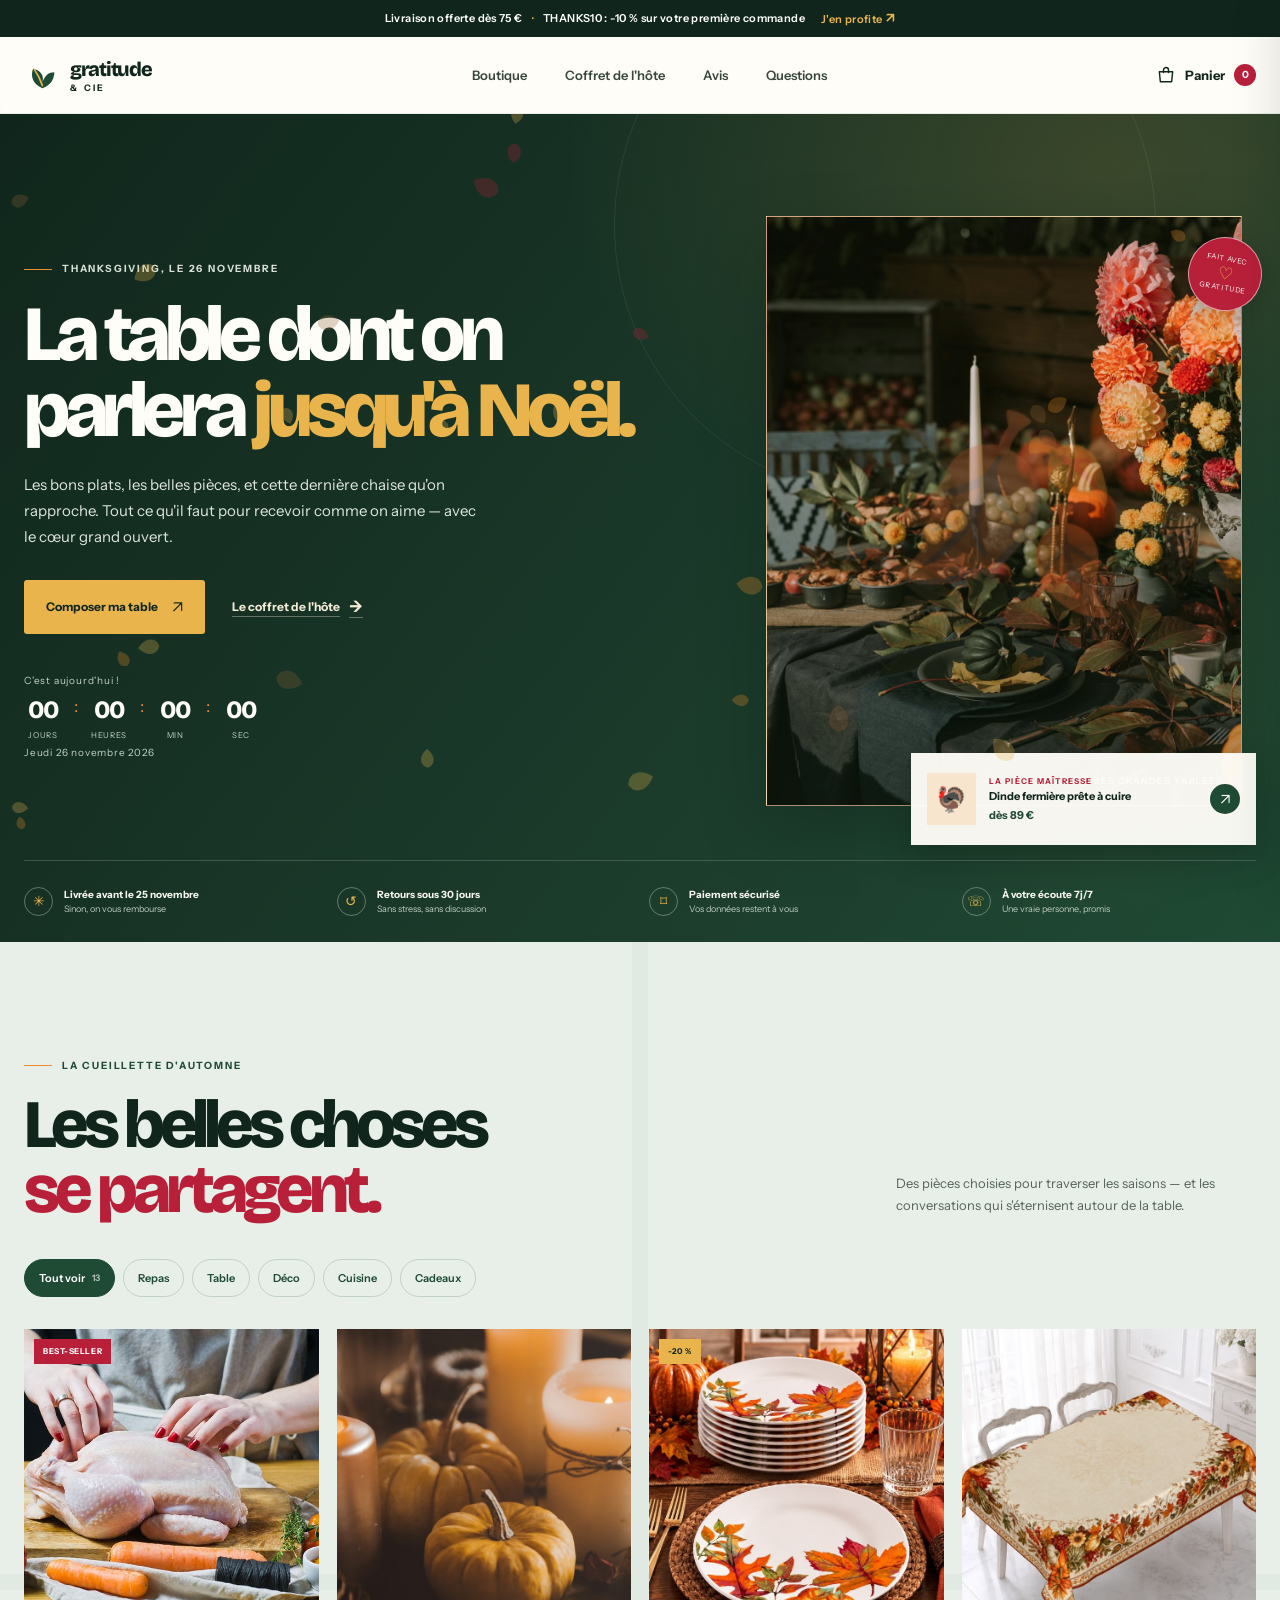
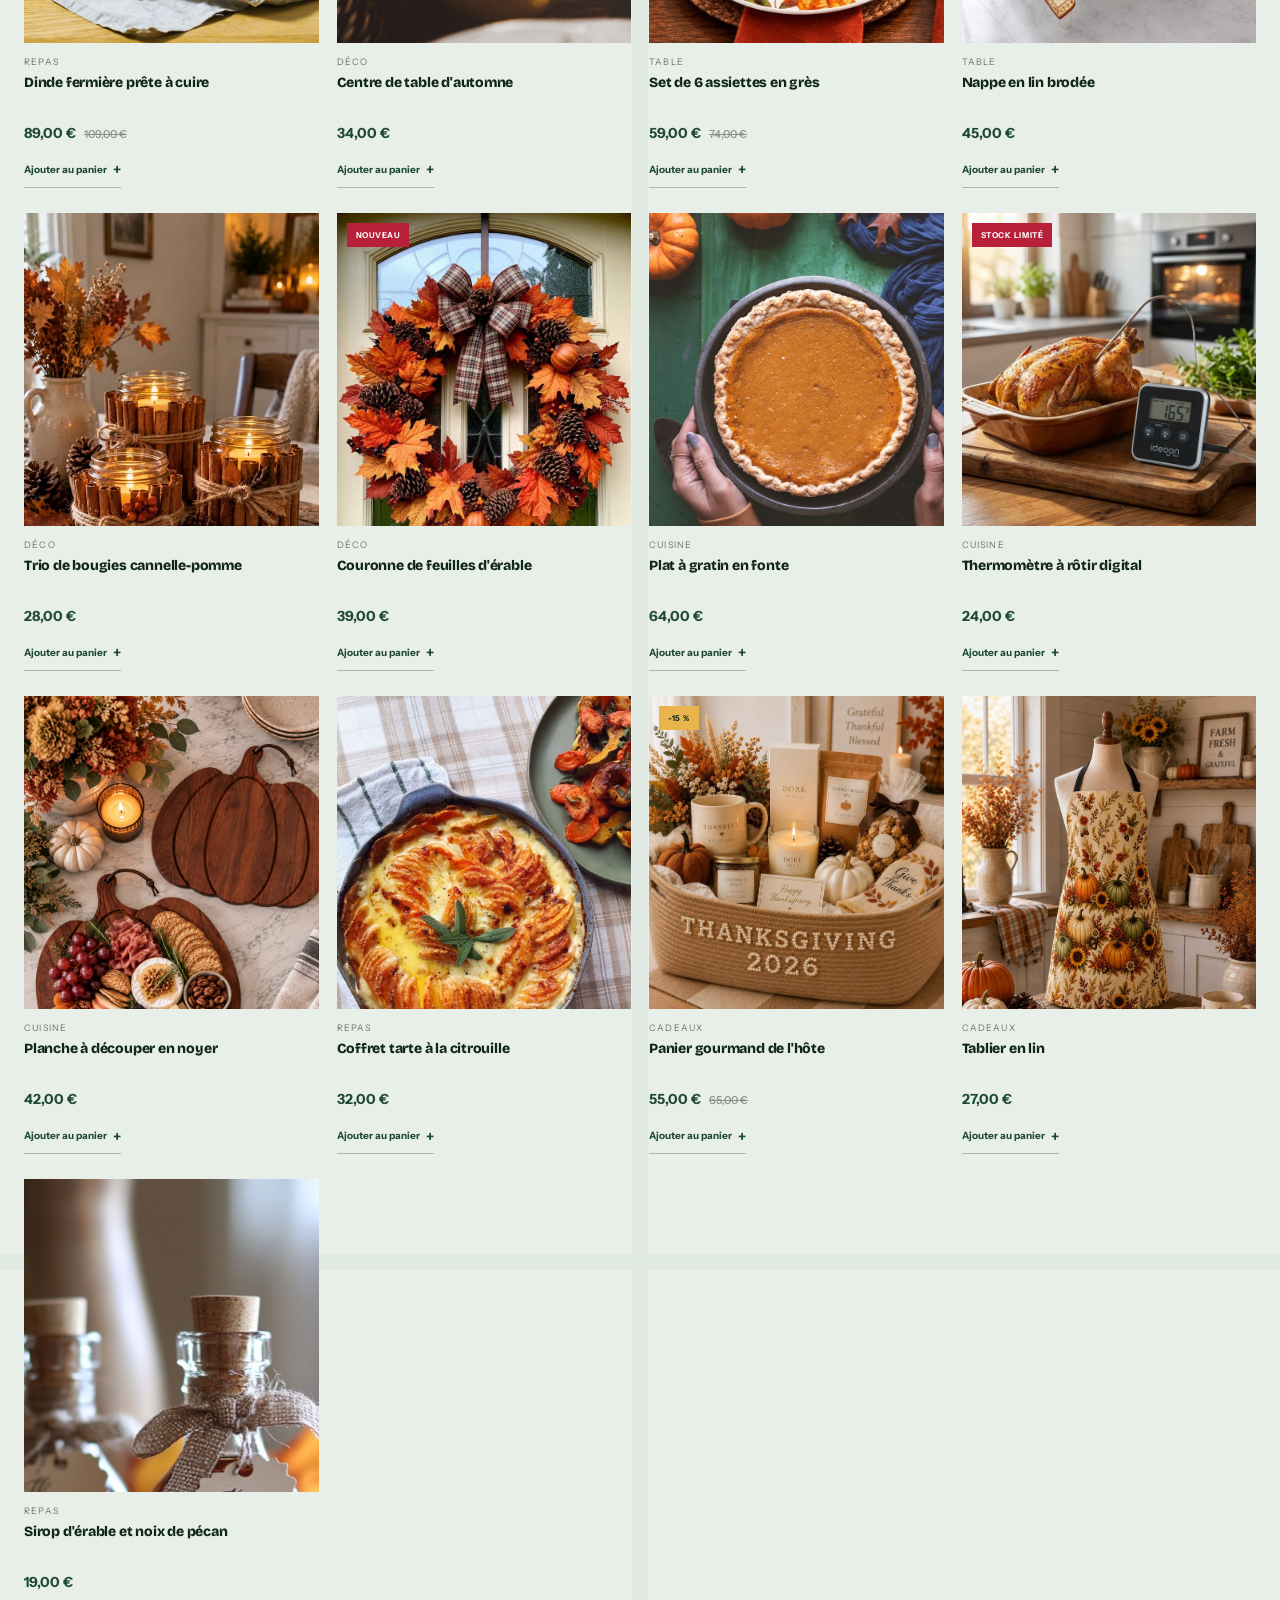
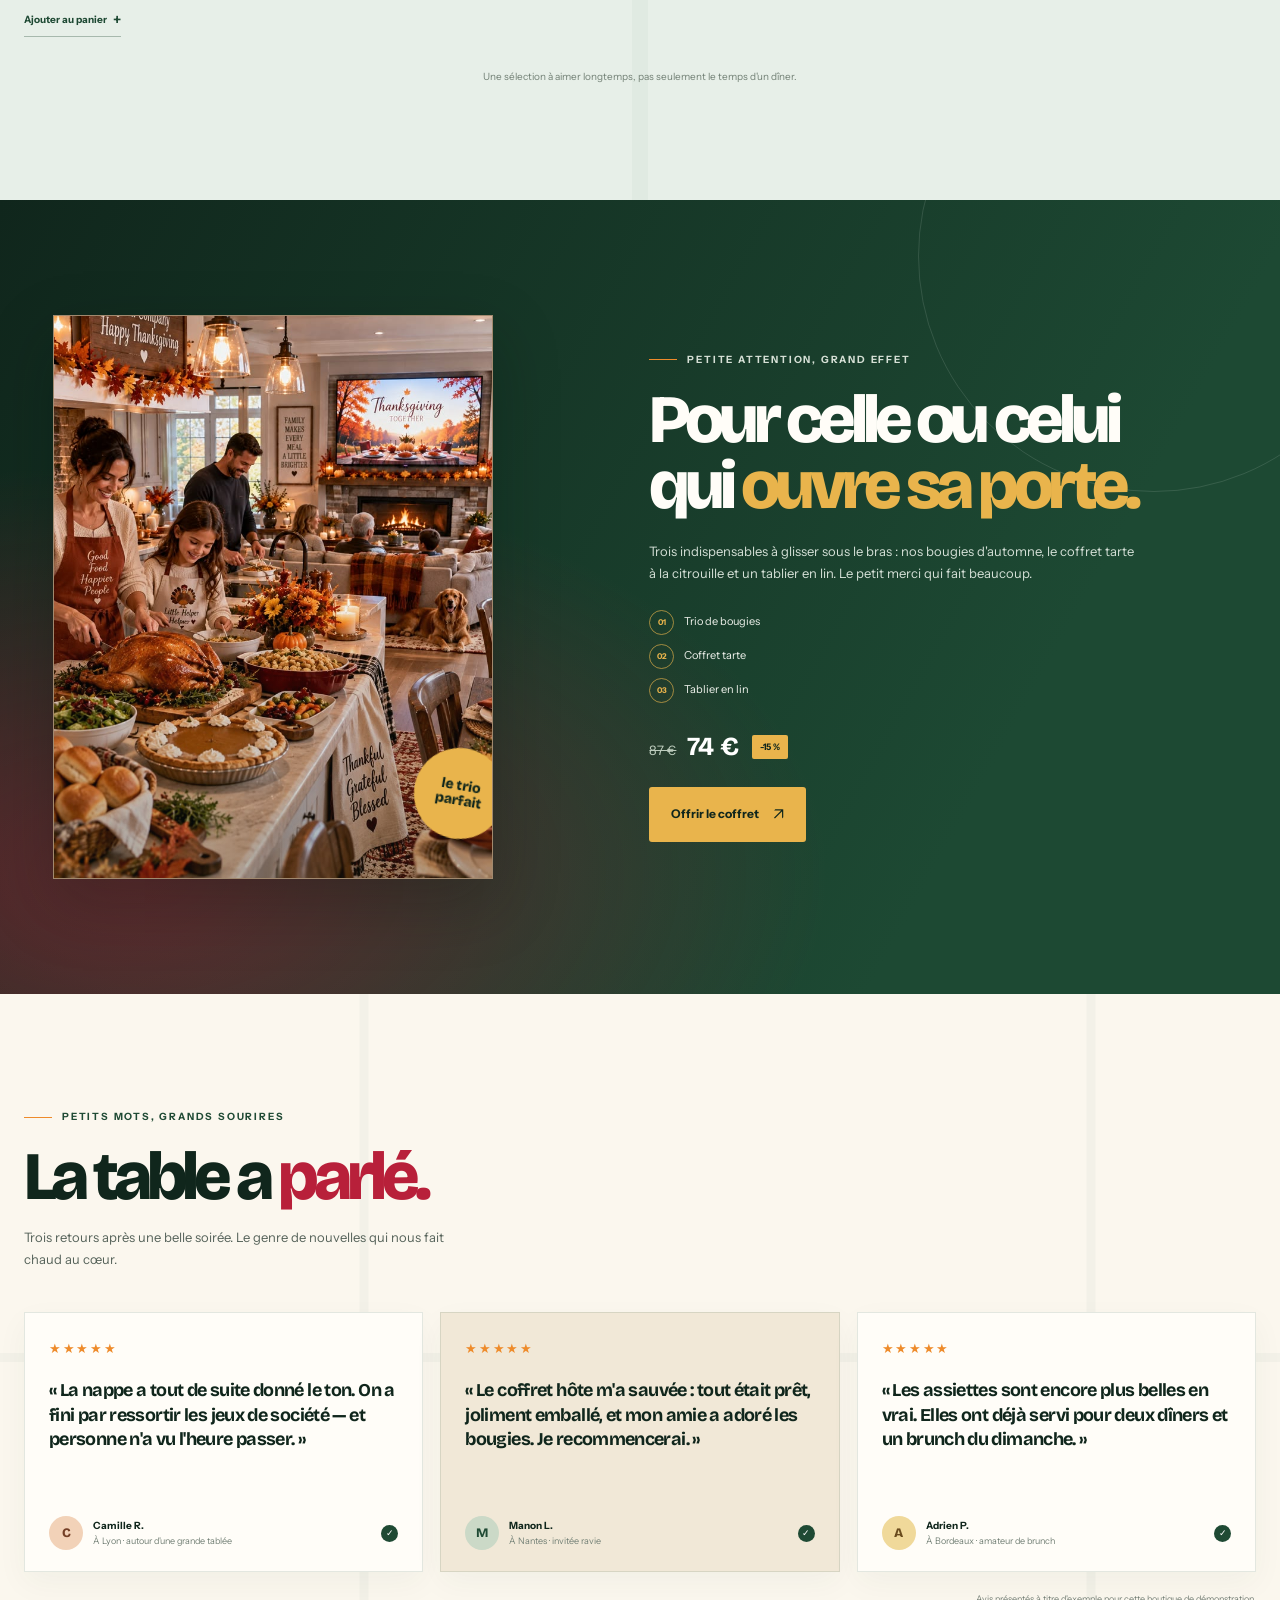
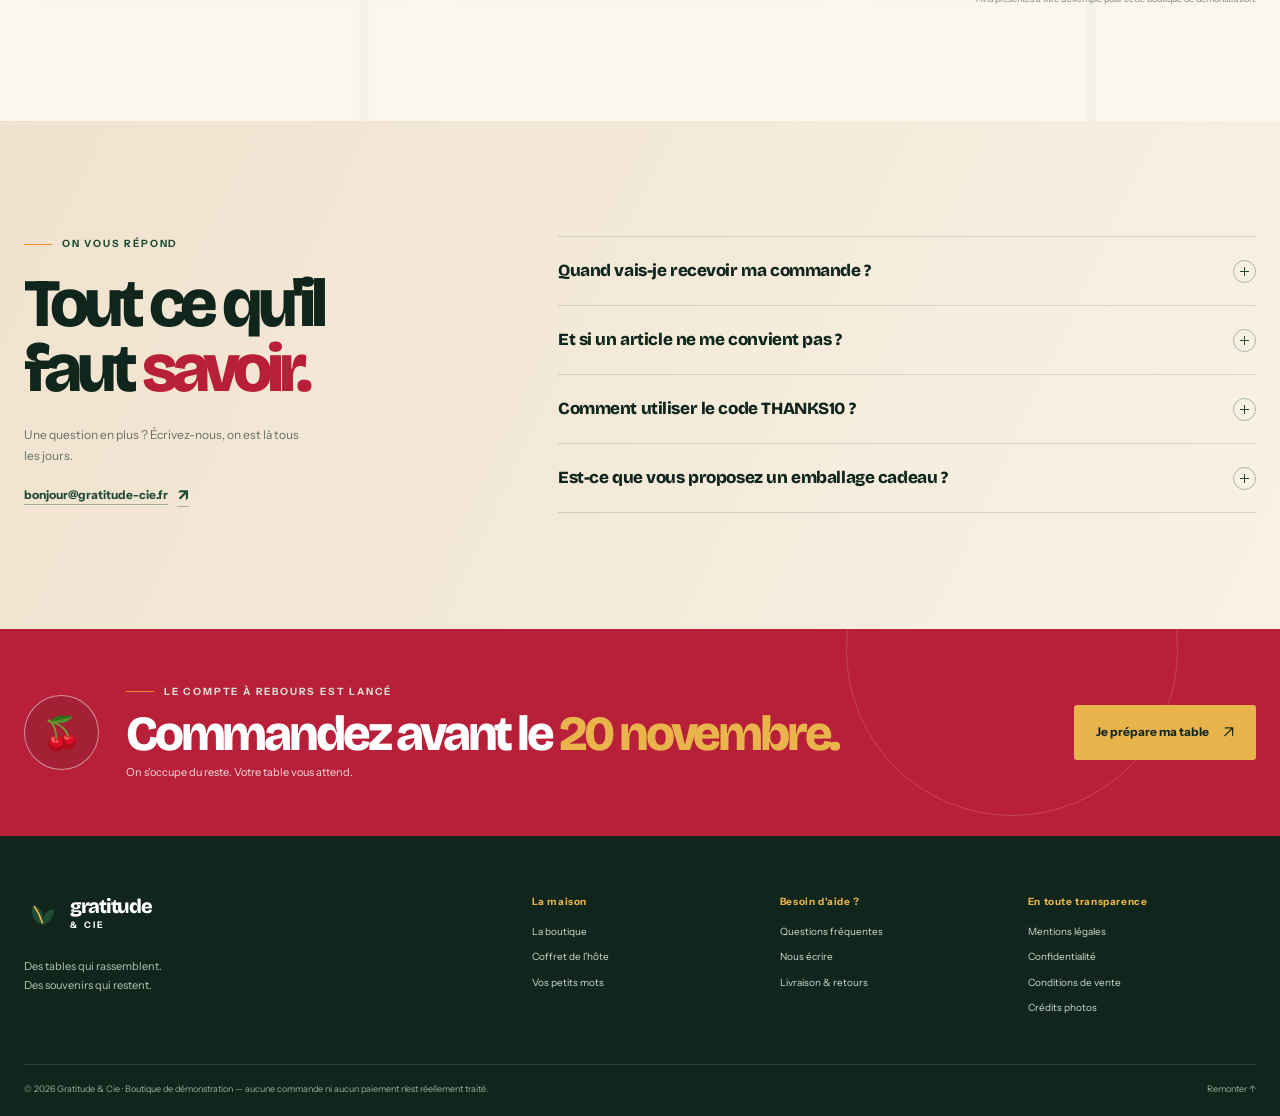
<file: index.html>
<!doctype html>
<html lang="fr">
  <head>
    <meta charset="utf-8">
    <meta name="viewport" content="width=device-width, initial-scale=1">
    <meta name="theme-color" content="#10261C">
    <title>Gratitude &amp; Cie — Thanksgiving, à la française</title>
    <meta name="description" content="Une table généreuse, des pièces choisies avec soin et tout le plaisir de recevoir. Préparez Thanksgiving avec Gratitude &amp; Cie.">
    <meta property="og:type" content="website">
    <meta property="og:title" content="Gratitude &amp; Cie — La table dont on parlera jusqu'à Noël">
    <meta property="og:description" content="L'art de recevoir à la française, avec une touche d'automne. Découvrez notre sélection Thanksgiving.">
    <meta property="og:image" content="images/hero.jpg">
    <link rel="icon" type="image/svg+xml" href="images/favicon.svg">
    <link rel="preconnect" href="https://fonts.googleapis.com">
    <link rel="preconnect" href="https://fonts.gstatic.com" crossorigin>
    <link href="https://fonts.googleapis.com/css2?family=Bricolage+Grotesque:opsz,wght@12..96,800&family=Instrument+Sans:wght@400;500;600;700&display=swap" rel="stylesheet">
    <link rel="stylesheet" href="css/style.css">
    <script src="js/main.js" defer></script>
  </head>
  <body id="top">
    <canvas class="fall-canvas" id="fall-canvas" aria-hidden="true"></canvas>
    <a class="skip-link" href="#contenu">Aller au contenu</a>

    <div class="announcement">
      <span>Livraison offerte dès 75&nbsp;€</span>
      <span class="announcement-dot" aria-hidden="true">·</span>
      <span>THANKS10&nbsp;: -10&nbsp;% sur votre première commande</span>
      <a href="#boutique" aria-label="Découvrir la boutique">J'en profite <span aria-hidden="true">↗</span></a>
    </div>

    <header class="site-header">
      <div class="header-inner page-shell">
        <a class="brand" href="#accueil" aria-label="Gratitude et Compagnie, accueil">
          <span class="brand-mark" aria-hidden="true">
            <svg viewBox="0 0 42 42" role="img">
              <path d="M20.9 35.4C10 30.4 7 21.8 10.3 13.2c8.6 1.8 13 8 10.6 15.4 3.1-8.2 7.1-11.1 13.6-11.3-.5 8.5-4.2 14.8-13.6 18.1Z" fill="currentColor"/>
              <path d="M11.8 14.2c3.6 5.1 6.4 10.5 9.1 18.3" fill="none" stroke="#E9B44C" stroke-linecap="round" stroke-width="1.8"/>
            </svg>
          </span>
          <span class="brand-wordmark">gratitude <span>&amp; cie</span></span>
        </a>

        <button class="menu-toggle icon-button" type="button" aria-expanded="false" aria-controls="main-navigation" aria-label="Ouvrir le menu">
          <span></span><span></span>
        </button>

        <nav class="main-navigation" id="main-navigation" aria-label="Navigation principale">
          <a href="#boutique">Boutique</a>
          <a href="#coffret-hote">Coffret de l'hôte</a>
          <a href="#avis">Avis</a>
          <a href="#questions">Questions</a>
        </nav>

        <button class="cart-trigger" type="button" aria-label="Ouvrir le panier, 0 article" aria-controls="cart-drawer" aria-haspopup="dialog">
          <svg viewBox="0 0 24 24" aria-hidden="true"><path d="M4 8h16l-1.2 12H5.2L4 8Z"/><path d="M9 9V6a3 3 0 0 1 6 0v3"/></svg>
          <span class="cart-trigger-label">Panier</span>
          <span class="cart-count" aria-live="polite">0</span>
        </button>
      </div>
    </header>

    <main id="contenu">
      <section class="hero section-pad" id="accueil" aria-labelledby="hero-title">
        <div class="hero-inner page-shell">
          <div class="hero-copy">
            <p class="eyebrow eyebrow-light"><span class="eyebrow-line"></span> Thanksgiving, le 26 novembre</p>
            <h1 id="hero-title">La table dont on parlera <em>jusqu'à Noël.</em></h1>
            <p class="hero-intro">Les bons plats, les belles pièces, et cette dernière chaise qu'on rapproche. Tout ce qu'il faut pour recevoir comme on aime — avec le cœur grand ouvert.</p>
            <div class="hero-actions">
              <a class="button button-sun" href="#boutique">Composer ma table <span aria-hidden="true">↗</span></a>
              <a class="text-link text-link-light" href="#coffret-hote">Le coffret de l'hôte <span aria-hidden="true">→</span></a>
            </div>
            <div class="countdown-wrap">
              <p class="countdown-label">On se retrouve dans</p>
              <div class="countdown" aria-label="Compte à rebours avant Thanksgiving">
                <div><span data-countdown="days">00</span><small>jours</small></div>
                <span class="countdown-separator" aria-hidden="true">:</span>
                <div><span data-countdown="hours">00</span><small>heures</small></div>
                <span class="countdown-separator" aria-hidden="true">:</span>
                <div><span data-countdown="minutes">00</span><small>min</small></div>
                <span class="countdown-separator" aria-hidden="true">:</span>
                <div><span data-countdown="seconds">00</span><small>sec</small></div>
              </div>
              <p class="countdown-date">Jeudi 26 novembre 2026</p>
            </div>
          </div>

          <div class="hero-visual" data-parallax>
            <div class="hero-photo-frame">
              <div class="hero-fallback" aria-hidden="true">🍂</div>
              <img class="hero-photo" data-local-image="images/hero.jpg" alt="Grande table d'automne dressée de fleurs, de vaisselle et de feuillages">
              <span class="hero-photo-note">La saison des grandes tablées</span>
            </div>
            <div class="hero-product-card">
              <span class="hero-product-icon" aria-hidden="true">🦃</span>
              <span class="hero-product-copy"><small>La pièce maîtresse</small><strong>Dinde fermière prête à cuire</strong><b>dès 89&nbsp;€</b></span>
              <a href="#produit-1" aria-label="Voir la dinde fermière">↗</a>
            </div>
            <span class="hero-sticker" aria-hidden="true"><span>fait avec</span><strong>♡</strong><span>gratitude</span></span>
          </div>
        </div>
        <div class="hero-bottom page-shell" aria-label="Nos engagements">
          <div><span aria-hidden="true">✳</span><p><strong>Livrée avant le 25 novembre</strong><small>Sinon, on vous rembourse</small></p></div>
          <div><span aria-hidden="true">↺</span><p><strong>Retours sous 30 jours</strong><small>Sans stress, sans discussion</small></p></div>
          <div><span aria-hidden="true">⌑</span><p><strong>Paiement sécurisé</strong><small>Vos données restent à vous</small></p></div>
          <div><span aria-hidden="true">☏</span><p><strong>À votre écoute 7j/7</strong><small>Une vraie personne, promis</small></p></div>
        </div>
      </section>

      <section class="shop section-pad" id="boutique" aria-labelledby="shop-title">
        <div class="page-shell">
          <div class="section-heading reveal">
            <div>
              <p class="eyebrow"><span class="eyebrow-line"></span> La cueillette d'automne</p>
              <h2 id="shop-title">Les belles choses<br><em>se partagent.</em></h2>
            </div>
            <p class="section-intro">Des pièces choisies pour traverser les saisons — et les conversations qui s'éternisent autour de la table.</p>
          </div>
          <div class="filters" role="group" aria-label="Filtrer les produits">
            <button class="filter-button is-active" type="button" data-filter="Tous" aria-pressed="true">Tout voir <span>13</span></button>
            <button class="filter-button" type="button" data-filter="Repas" aria-pressed="false">Repas</button>
            <button class="filter-button" type="button" data-filter="Table" aria-pressed="false">Table</button>
            <button class="filter-button" type="button" data-filter="Déco" aria-pressed="false">Déco</button>
            <button class="filter-button" type="button" data-filter="Cuisine" aria-pressed="false">Cuisine</button>
            <button class="filter-button" type="button" data-filter="Cadeaux" aria-pressed="false">Cadeaux</button>
          </div>
          <div class="product-grid" id="product-grid" aria-live="polite"></div>
          <p class="catalog-note">Une sélection à aimer longtemps, pas seulement le temps d'un dîner.</p>
        </div>
      </section>

      <section class="host-gift section-pad" id="coffret-hote" aria-labelledby="host-title">
        <div class="page-shell host-inner reveal">
          <div class="host-art">
            <img class="host-art-image" src="images/coffret-hote.jpg" alt="Une famille prépare et partage un grand repas de Thanksgiving autour d'une table garnie">
            <span class="host-art-label">le trio<br>parfait</span>
          </div>
          <div class="host-copy">
            <p class="eyebrow eyebrow-light"><span class="eyebrow-line"></span> Petite attention, grand effet</p>
            <h2 id="host-title">Pour celle ou celui<br>qui <em>ouvre sa porte.</em></h2>
            <p>Trois indispensables à glisser sous le bras : nos bougies d'automne, le coffret tarte à la citrouille et un tablier en lin. Le petit merci qui fait beaucoup.</p>
            <div class="host-items" aria-label="Composition du coffret">
              <span><b>01</b> Trio de bougies</span>
              <span><b>02</b> Coffret tarte</span>
              <span><b>03</b> Tablier en lin</span>
            </div>
            <div class="host-price-row"><span><s>87&nbsp;€</s><strong>74&nbsp;€</strong></span><span class="discount-pill">-15&nbsp;%</span></div>
            <button class="button button-sun" type="button" data-add-bundle>Offrir le coffret <span aria-hidden="true">↗</span></button>
          </div>
        </div>
      </section>

      <section class="reviews section-pad" id="avis" aria-labelledby="reviews-title">
        <div class="page-shell">
          <div class="section-heading section-heading-centered reveal">
            <div>
              <p class="eyebrow"><span class="eyebrow-line"></span> Petits mots, grands sourires</p>
              <h2 id="reviews-title">La table a <em>parlé.</em></h2>
            </div>
            <p class="section-intro">Trois retours après une belle soirée. Le genre de nouvelles qui nous fait chaud au cœur.</p>
          </div>
          <div class="review-grid">
            <article class="review-card reveal">
              <div class="review-stars" aria-label="5 étoiles sur 5">★★★★★</div>
              <blockquote>« La nappe a tout de suite donné le ton. On a fini par ressortir les jeux de société — et personne n'a vu l'heure passer. »</blockquote>
              <div class="review-author"><span class="review-avatar avatar-peach">C</span><span><strong>Camille R.</strong><small>À Lyon · autour d'une grande tablée</small></span><span class="verified-mark" aria-label="Avis vérifié">✓</span></div>
            </article>
            <article class="review-card review-card-featured reveal">
              <div class="review-stars" aria-label="5 étoiles sur 5">★★★★★</div>
              <blockquote>« Le coffret hôte m'a sauvée : tout était prêt, joliment emballé, et mon amie a adoré les bougies. Je recommencerai. »</blockquote>
              <div class="review-author"><span class="review-avatar avatar-sage">M</span><span><strong>Manon L.</strong><small>À Nantes · invitée ravie</small></span><span class="verified-mark" aria-label="Avis vérifié">✓</span></div>
            </article>
            <article class="review-card reveal">
              <div class="review-stars" aria-label="5 étoiles sur 5">★★★★★</div>
              <blockquote>« Les assiettes sont encore plus belles en vrai. Elles ont déjà servi pour deux dîners et un brunch du dimanche. »</blockquote>
              <div class="review-author"><span class="review-avatar avatar-gold">A</span><span><strong>Adrien P.</strong><small>À Bordeaux · amateur de brunch</small></span><span class="verified-mark" aria-label="Avis vérifié">✓</span></div>
            </article>
          </div>
          <p class="reviews-disclaimer">Avis présentés à titre d'exemple pour cette boutique de démonstration.</p>
        </div>
      </section>

      <section class="faq section-pad" id="questions" aria-labelledby="faq-title">
        <div class="page-shell faq-inner">
          <div class="faq-intro reveal">
            <p class="eyebrow"><span class="eyebrow-line"></span> On vous répond</p>
            <h2 id="faq-title">Tout ce qu'il<br>faut <em>savoir.</em></h2>
            <p>Une question en plus ? Écrivez-nous, on est là tous les jours.</p>
            <a class="text-link" href="mailto:bonjour@gratitude-cie.fr">bonjour@gratitude-cie.fr <span aria-hidden="true">↗</span></a>
          </div>
          <div class="faq-list reveal">
            <details class="faq-item">
              <summary><span>Quand vais-je recevoir ma commande ?</span><span class="faq-plus" aria-hidden="true"></span></summary>
              <div class="faq-answer"><p>Nous préparons chaque commande avec soin. Pour Thanksgiving, commandez avant le 20 novembre afin de recevoir vos articles à temps. Notre promesse : une livraison avant le 25 novembre, sinon nous vous remboursons.</p></div>
            </details>
            <details class="faq-item">
              <summary><span>Et si un article ne me convient pas ?</span><span class="faq-plus" aria-hidden="true"></span></summary>
              <div class="faq-answer"><p>Vous avez 30 jours après réception pour changer d'avis. Contactez notre service client et nous vous guiderons pour le retour, simplement.</p></div>
            </details>
            <details class="faq-item">
              <summary><span>Comment utiliser le code THANKS10 ?</span><span class="faq-plus" aria-hidden="true"></span></summary>
              <div class="faq-answer"><p>Entrez THANKS10 dans le champ prévu à cet effet dans votre panier pour bénéficier de 10&nbsp;% de remise. La livraison est offerte dès 75&nbsp;€ d'achat.</p></div>
            </details>
            <details class="faq-item">
              <summary><span>Est-ce que vous proposez un emballage cadeau ?</span><span class="faq-plus" aria-hidden="true"></span></summary>
              <div class="faq-answer"><p>Oui. Ajoutez une note cadeau au moment de commander : nous préparons votre paquet dans un joli papier aux couleurs de saison, sans facture glissée à l'intérieur.</p></div>
            </details>
          </div>
        </div>
      </section>

      <section class="last-call section-pad" aria-labelledby="last-call-title">
        <div class="page-shell last-call-inner reveal">
          <div class="last-call-stamp" aria-hidden="true">🍒</div>
          <div>
            <p class="eyebrow eyebrow-light"><span class="eyebrow-line"></span> Le compte à rebours est lancé</p>
            <h2 id="last-call-title">Commandez avant le <em>20 novembre.</em></h2>
            <p>On s'occupe du reste. Votre table vous attend.</p>
          </div>
          <a class="button button-sun" href="#boutique">Je prépare ma table <span aria-hidden="true">↗</span></a>
        </div>
      </section>
    </main>

    <footer class="site-footer" id="legal">
      <div class="page-shell footer-main">
        <div class="footer-brand">
          <a class="brand brand-footer" href="#accueil">
            <span class="brand-mark" aria-hidden="true">
              <svg viewBox="0 0 42 42"><path d="M20.9 35.4C10 30.4 7 21.8 10.3 13.2c8.6 1.8 13 8 10.6 15.4 3.1-8.2 7.1-11.1 13.6-11.3-.5 8.5-4.2 14.8-13.6 18.1Z" fill="currentColor"/><path d="M11.8 14.2c3.6 5.1 6.4 10.5 9.1 18.3" fill="none" stroke="#E9B44C" stroke-linecap="round" stroke-width="1.8"/></svg>
            </span>
            <span class="brand-wordmark">gratitude <span>&amp; cie</span></span>
          </a>
          <p>Des tables qui rassemblent.<br>Des souvenirs qui restent.</p>
        </div>
        <div class="footer-links">
          <div><strong>La maison</strong><a href="#boutique">La boutique</a><a href="#coffret-hote">Coffret de l'hôte</a><a href="#avis">Vos petits mots</a></div>
          <div><strong>Besoin d'aide ?</strong><a href="#questions">Questions fréquentes</a><a href="mailto:bonjour@gratitude-cie.fr">Nous écrire</a><a href="#legal-note">Livraison &amp; retours</a></div>
          <div><strong>En toute transparence</strong><a href="#legal-note">Mentions légales</a><a href="#legal-note">Confidentialité</a><a href="#legal-note">Conditions de vente</a><a href="images/CREDITS.txt">Crédits photos</a></div>
        </div>
      </div>
      <div class="page-shell footer-bottom">
        <p id="legal-note">© <span data-current-year>2026</span> Gratitude &amp; Cie · Boutique de démonstration — aucune commande ni aucun paiement n'est réellement traité.</p>
        <a href="#top">Remonter <span aria-hidden="true">↑</span></a>
      </div>
    </footer>

    <div class="cart-backdrop" data-cart-close hidden></div>
    <aside class="cart-drawer" id="cart-drawer" role="dialog" aria-modal="true" aria-labelledby="cart-title" aria-hidden="true" inert>
      <div class="cart-header">
        <div><p class="eyebrow"><span class="eyebrow-line"></span> Votre sélection</p><h2 id="cart-title">Le panier <span class="cart-title-count">(0)</span></h2></div>
        <button class="icon-button cart-close" type="button" aria-label="Fermer le panier"><span></span><span></span></button>
      </div>
      <div class="cart-content">
        <p class="cart-empty">Votre panier est encore vide.<br><span>On a gardé une place à table pour vous.</span></p>
        <div class="cart-lines" aria-live="polite"></div>
        <div class="shipping-progress" aria-live="polite">
          <div class="shipping-progress-copy"><span class="shipping-message">Livraison offerte dès 75&nbsp;€</span><strong class="shipping-remaining"></strong></div>
          <div class="progress-track" role="progressbar" aria-label="Progression vers la livraison offerte" aria-valuemin="0" aria-valuemax="75" aria-valuenow="0"><span></span></div>
        </div>
        <form class="promo-form">
          <label for="promo-code">Un code à glisser dans le panier ?</label>
          <div><input id="promo-code" name="promo" type="text" inputmode="text" autocomplete="off" placeholder="THANKS10" aria-describedby="promo-status"><button type="submit">Appliquer</button></div>
          <p class="promo-status" id="promo-status" aria-live="polite">THANKS10 vous offre -10&nbsp;%.</p>
        </form>
      </div>
      <div class="cart-footer">
        <div class="cart-total-row"><span>Sous-total</span><strong class="cart-subtotal">0&nbsp;€</strong></div>
        <div class="cart-total-row cart-discount-row" hidden><span>Remise THANKS10</span><strong class="cart-discount">−0&nbsp;€</strong></div>
        <div class="cart-total-row"><span>Livraison</span><strong class="cart-shipping">—</strong></div>
        <div class="cart-total-row cart-total"><span>Total estimé</span><strong class="cart-grand-total">0&nbsp;€</strong></div>
        <button class="button button-forest checkout-button" type="button" disabled>Commander <span aria-hidden="true">↗</span></button>
        <p class="checkout-note">Paiement sécurisé · Démonstration sans transaction</p>
      </div>
    </aside>

    <div class="toast" role="status" aria-live="polite" aria-atomic="true"></div>
  </body>
</html>
</file>
<file: css/style.css>
:root {
  color-scheme: light;
  --forest-deep: #10261C;
  --forest: #1F4A34;
  --cranberry: #B8203A;
  --orange: #EE8B2B;
  --sage: #E7EFE8;
  --gold: #E9B44C;
  --cream: #FBF7EE;
  --paper: #FFFDF8;
  --ink: #1C2A22;
  --muted: #68736B;
  --line: rgba(16, 38, 28, .14);
  --font-display: "Bricolage Grotesque", "Instrument Sans", sans-serif;
  --font-body: "Instrument Sans", sans-serif;
  --page-width: 1240px;
  font-family: var(--font-body);
  font-synthesis: none;
  text-rendering: optimizeLegibility;
  -webkit-font-smoothing: antialiased;
}

* { box-sizing: border-box; }
html { scroll-behavior: smooth; scroll-padding-top: 94px; }
body { margin: 0; color: var(--ink); background: var(--cream); font-size: 16px; line-height: 1.55; overflow-x: hidden; }
body.cart-open { overflow: hidden; }
button, input { font: inherit; }
button, a { -webkit-tap-highlight-color: transparent; }
a { color: inherit; }
button { color: inherit; }
img, svg { display: block; max-width: 100%; }
::selection { color: var(--paper); background: var(--cranberry); }
:focus-visible { outline: 3px solid var(--orange); outline-offset: 4px; }
[hidden] { display: none !important; }
.page-shell { width: min(var(--page-width), calc(100% - 48px)); margin-inline: auto; }
.section-pad { padding-block: clamp(76px, 9vw, 128px); }
.fall-canvas { position: fixed; inset: 0; z-index: 20; width: 100%; height: 100%; pointer-events: none; opacity: .62; }
.skip-link { position: fixed; z-index: 100; inset: 8px auto auto 8px; padding: 10px 14px; color: #fff; background: var(--forest-deep); border-radius: 4px; transform: translateY(-160%); }
.skip-link:focus { transform: translateY(0); }

.announcement { position: relative; z-index: 31; display: flex; justify-content: center; align-items: center; gap: 9px; min-height: 37px; padding: 6px 16px; color: #fff; background: var(--forest-deep); font-size: 11px; font-weight: 600; letter-spacing: .035em; text-align: center; }
.announcement a { margin-left: 7px; color: var(--gold); text-decoration: none; }
.announcement a span { font-size: 14px; }
.announcement-dot { color: var(--gold); }
.site-header { position: sticky; z-index: 30; top: 0; background: rgba(255,253,248,.96); border-bottom: 1px solid rgba(16,38,28,.08); backdrop-filter: blur(14px); }
.header-inner { display: flex; align-items: center; justify-content: space-between; min-height: 76px; gap: 28px; }
.brand { display: inline-flex; align-items: center; gap: 9px; color: var(--forest-deep); text-decoration: none; white-space: nowrap; }
.brand-mark { display: grid; place-items: center; width: 37px; height: 37px; color: var(--forest); }
.brand-mark svg { width: 100%; }
.brand-wordmark { font-family: var(--font-display); font-size: 20px; font-weight: 800; letter-spacing: -.065em; line-height: 1; }
.brand-wordmark span { display: block; margin-top: 4px; font-family: var(--font-body); font-size: 9px; font-weight: 700; letter-spacing: .25em; text-transform: uppercase; }
.main-navigation { display: flex; align-items: center; gap: clamp(20px, 3vw, 38px); }
.main-navigation a { position: relative; padding-block: 7px; color: #38473d; font-size: 13px; font-weight: 600; text-decoration: none; transition: color .2s ease; }
.main-navigation a::after { position: absolute; right: 0; bottom: 0; left: 0; height: 1px; background: var(--cranberry); content: ""; transform: scaleX(0); transform-origin: left; transition: transform .2s ease; }
.main-navigation a:hover { color: var(--cranberry); }
.main-navigation a:hover::after { transform: scaleX(1); }
.cart-trigger, .icon-button { display: inline-flex; align-items: center; justify-content: center; border: 0; cursor: pointer; }
.cart-trigger { gap: 9px; padding: 9px 0 9px 9px; color: var(--forest-deep); background: transparent; font-size: 13px; font-weight: 700; }
.cart-trigger svg { width: 20px; fill: none; stroke: currentColor; stroke-linecap: round; stroke-linejoin: round; stroke-width: 1.7; }
.cart-count { display: grid; min-width: 22px; height: 22px; place-items: center; padding-inline: 5px; color: #fff; background: var(--cranberry); border-radius: 50px; font-size: 10px; }
.menu-toggle { display: none; }

.hero { position: relative; z-index: 1; overflow: hidden; padding-top: clamp(56px, 8vw, 108px); padding-bottom: 0; color: var(--paper); background: radial-gradient(ellipse at 87% 6%, rgba(238,139,43,.15), transparent 35%), linear-gradient(128deg, var(--forest-deep), #1D3E2D 70%, #1F4A34); }
.hero::before { position: absolute; top: -160px; left: 48%; width: 540px; height: 540px; border: 1px solid rgba(231,239,232,.08); border-radius: 50%; content: ""; }
.hero::after { position: absolute; right: -6%; bottom: 2%; width: 42%; height: 70%; opacity: .15; background: radial-gradient(ellipse, rgba(238,139,43,.48), transparent 70%); content: ""; pointer-events: none; }
.hero-inner { position: relative; z-index: 1; display: grid; grid-template-columns: minmax(0, 1fr) minmax(400px, .88fr); align-items: center; gap: clamp(32px, 7vw, 96px); }
.hero-copy { max-width: 630px; padding-bottom: 55px; }
.eyebrow { display: flex; align-items: center; gap: 10px; margin: 0 0 19px; color: var(--forest); font-size: 10px; font-weight: 700; letter-spacing: .18em; text-transform: uppercase; }
.eyebrow-light { color: #D6E0D6; }
.eyebrow-line { display: inline-block; width: 28px; height: 1px; background: var(--orange); }
h1, h2, h3, p { margin-top: 0; }
h1, h2, h3 { font-family: var(--font-display); font-weight: 800; }
.hero h1 { max-width: 690px; margin-bottom: 23px; font-size: clamp(49px, 6.1vw, 84px); letter-spacing: -.07em; line-height: .98; }
h1 em, h2 em { color: var(--gold); font-style: normal; }
.hero-intro { max-width: 455px; margin-bottom: 29px; color: #DEE6DE; font-size: 15px; line-height: 1.75; }
.hero-actions { display: flex; flex-wrap: wrap; align-items: center; gap: 19px 27px; }
.button { display: inline-flex; align-items: center; justify-content: center; gap: 14px; min-height: 51px; padding: 13px 21px; border: 1px solid transparent; border-radius: 3px; font-size: 12px; font-weight: 700; text-align: center; text-decoration: none; cursor: pointer; transition: transform .2s ease, background-color .2s ease, color .2s ease, box-shadow .2s ease; }
.button:hover:not(:disabled) { transform: translateY(-2px); box-shadow: 0 9px 22px rgba(10,25,18,.16); }
.button span { font-size: 17px; font-weight: 400; }
.button-sun { color: var(--forest-deep); background: var(--gold); }
.button-sun:hover { background: #F4C467; }
.button-forest { color: #fff; background: var(--forest); }
.button-forest:hover { background: #28583E; }
.button:disabled { opacity: .46; cursor: not-allowed; }
.text-link { display: inline-flex; align-items: center; gap: 9px; color: var(--forest); font-size: 12px; font-weight: 700; text-decoration-color: rgba(31,74,52,.35); text-underline-offset: 5px; }
.text-link span { font-size: 16px; }
.text-link-light { color: #F3EBD6; text-decoration-color: rgba(243,235,214,.35); }
.countdown-wrap { margin-top: 39px; }
.countdown-label, .countdown-date { margin: 0; color: #C1D0C4; font-size: 10px; letter-spacing: .08em; }
.countdown { display: flex; align-items: flex-start; gap: 12px; margin-block: 9px 4px; }
.countdown div { display: grid; min-width: 38px; text-align: center; }
.countdown div span { font-family: var(--font-display); font-size: 25px; font-weight: 800; letter-spacing: -.06em; line-height: 1; }
.countdown div small { margin-top: 6px; color: #C1D0C4; font-size: 8px; letter-spacing: .08em; text-transform: uppercase; }
.countdown-separator { color: var(--orange); font-size: 17px; line-height: 1; }
.hero-visual { position: relative; justify-self: end; width: min(100%, 490px); padding: 0 14px 54px 0; transform: translateY(var(--parallax-offset, 0)); transition: transform .2s linear; }
.hero-photo-frame { position: relative; height: clamp(420px, 50vw, 590px); overflow: hidden; border: 1px solid rgba(255,255,255,.35); background: linear-gradient(135deg, #7B512D, #B86F30 55%, #EDC879); box-shadow: 0 24px 60px rgba(8, 20, 13, .25); }
.hero-photo-frame::after { position: absolute; inset: 35% 0 0; background: linear-gradient(transparent, rgba(16,38,28,.28)); content: ""; pointer-events: none; }
.hero-photo { width: 100%; height: 100%; object-fit: cover; object-position: center 54%; }
.hero-fallback { position: absolute; inset: 0; display: grid; place-items: center; font-size: clamp(100px, 15vw, 190px); opacity: .32; }
.hero-photo-note { position: absolute; z-index: 1; right: 18px; bottom: 17px; color: rgba(255,255,255,.9); font-size: 9px; font-weight: 600; letter-spacing: .12em; text-transform: uppercase; }
.hero-product-card { position: absolute; z-index: 2; right: 0; bottom: 15px; display: flex; align-items: center; gap: 13px; width: min(345px, calc(100% - 30px)); min-height: 92px; padding: 15px 16px; color: var(--forest-deep); background: rgba(255,253,248,.96); box-shadow: 0 13px 32px rgba(8,20,13,.22); }
.hero-product-icon { display: grid; width: 49px; height: 52px; place-items: center; flex: 0 0 auto; background: #F7E5CE; font-size: 25px; }
.hero-product-copy { display: grid; flex: 1; }
.hero-product-copy small { color: var(--cranberry); font-size: 8px; font-weight: 700; letter-spacing: .14em; text-transform: uppercase; }
.hero-product-copy strong { margin-block: 3px; font-size: 11px; line-height: 1.25; }
.hero-product-copy b { color: var(--forest); font-size: 11px; }
.hero-product-card > a { display: grid; width: 30px; height: 30px; place-items: center; border-radius: 50%; color: #fff; background: var(--forest); text-decoration: none; }
.hero-sticker { position: absolute; top: 21px; right: -6px; display: grid; width: 74px; height: 74px; align-content: center; justify-items: center; border: 1px solid rgba(255,255,255,.55); border-radius: 50%; color: var(--paper); background: var(--cranberry); box-shadow: 0 8px 18px rgba(10,25,18,.15); transform: rotate(10deg); }
.hero-sticker span { font-size: 7px; letter-spacing: .1em; text-transform: uppercase; }
.hero-sticker strong { color: var(--gold); font-size: 17px; line-height: 1.05; }
.hero-bottom { position: relative; z-index: 1; display: grid; grid-template-columns: repeat(4, 1fr); gap: 18px; padding-block: 26px; border-top: 1px solid rgba(255,255,255,.17); }
.hero-bottom > div { display: flex; align-items: center; gap: 11px; }
.hero-bottom > div > span { display: grid; width: 29px; height: 29px; place-items: center; flex: 0 0 auto; border: 1px solid rgba(231,239,232,.36); border-radius: 50%; color: var(--gold); font-size: 14px; }
.hero-bottom p { display: grid; margin: 0; }
.hero-bottom strong { color: #F8F7EF; font-size: 10px; line-height: 1.4; }
.hero-bottom small { color: #BCCBBF; font-size: 9px; }

.shop { position: relative; background: var(--sage); }
.shop::before, .reviews::before { position: absolute; inset: 0; background-image: url("data:image/svg+xml,%3Csvg viewBox='0 0 80 80' xmlns='http://www.w3.org/2000/svg'%3E%3Cpath d='M0 40h80M40 0v80' stroke='%231f4a34' stroke-opacity='.035' stroke-width='1'/%3E%3C/svg%3E"); content: ""; pointer-events: none; }
.shop > .page-shell, .reviews > .page-shell { position: relative; z-index: 1; }
.section-heading { display: flex; align-items: end; justify-content: space-between; gap: 28px; margin-bottom: 37px; }
.section-heading h2, .faq h2 { margin: 0; color: var(--forest-deep); font-size: clamp(43px, 5.3vw, 68px); letter-spacing: -.075em; line-height: .96; }
.section-heading h2 em, .faq h2 em { color: var(--cranberry); }
.section-intro { max-width: 360px; margin: 0 0 6px; color: #56635A; font-size: 13px; line-height: 1.7; }
.filters { display: flex; gap: 8px; margin-bottom: 27px; padding-bottom: 5px; overflow-x: auto; scrollbar-width: thin; }
.filter-button { display: inline-flex; align-items: center; gap: 7px; min-height: 38px; padding: 8px 14px; border: 1px solid rgba(31,74,52,.18); border-radius: 50px; color: var(--forest); background: transparent; font-size: 11px; font-weight: 600; white-space: nowrap; cursor: pointer; transition: color .18s ease, background-color .18s ease, border-color .18s ease; }
.filter-button span { color: inherit; opacity: .68; font-size: 9px; }
.filter-button:hover, .filter-button.is-active { color: #fff; border-color: var(--forest); background: var(--forest); }
.product-grid { display: grid; grid-template-columns: repeat(4, minmax(0, 1fr)); gap: 25px 18px; }
.product-card { min-width: 0; animation: card-in .4s ease both; }
@keyframes card-in { from { opacity: 0; transform: translateY(8px); } to { opacity: 1; transform: translateY(0); } }
.product-visual { position: relative; display: grid; aspect-ratio: .94; place-items: center; overflow: hidden; background: #E2D6C6; }
.product-card:nth-child(4n + 2) .product-visual { background: #D8E2D8; }
.product-card:nth-child(4n + 3) .product-visual { background: #F0D8CA; }
.product-card:nth-child(4n) .product-visual { background: #E5DCC1; }
.product-visual img { width: 100%; height: 100%; object-fit: cover; transition: transform .45s cubic-bezier(.2,.7,.2,1); }
.product-visual img.product-image--contained { object-fit: contain; }
.product-card:hover .product-visual img { transform: scale(1.045); }
.product-emoji { position: absolute; inset: 0; display: grid; place-items: center; font-size: clamp(54px, 8vw, 88px); opacity: 0; transition: transform .3s ease; }
.product-visual.is-fallback .product-emoji { opacity: 1; }
.product-visual.is-fallback::before { position: absolute; inset: 13%; border: 1px solid rgba(31,74,52,.2); border-radius: 50%; content: ""; }
.product-badge { position: absolute; z-index: 1; top: 10px; left: 10px; max-width: calc(100% - 20px); padding: 6px 9px; color: #fff; background: var(--cranberry); font-size: 8px; font-weight: 700; letter-spacing: .07em; text-transform: uppercase; }
.product-badge.badge-gold { color: var(--forest-deep); background: var(--gold); }
.product-meta { display: flex; align-items: center; justify-content: space-between; gap: 10px; margin-top: 12px; color: #68736B; font-size: 9px; letter-spacing: .13em; text-transform: uppercase; }
.product-name { min-height: 41px; margin: 5px 0 8px; color: var(--forest-deep); font-size: 14px; letter-spacing: -.015em; line-height: 1.35; }
.product-price { display: flex; align-items: baseline; gap: 8px; margin: 0; color: var(--forest); font-size: 14px; font-weight: 700; }
.product-price s { color: #899088; font-size: 11px; font-weight: 500; }
.product-add { display: inline-flex; align-items: center; gap: 6px; margin-top: 9px; padding: 5px 0; border: 0; border-bottom: 1px solid rgba(31,74,52,.32); color: var(--forest); background: transparent; font-size: 10px; font-weight: 700; cursor: pointer; transition: color .2s ease, border-color .2s ease; }
.product-add:hover { color: var(--cranberry); border-color: var(--cranberry); }
.product-add span { font-size: 15px; }
.catalog-note { margin: 32px 0 0; color: #728075; font-size: 10px; text-align: center; }

.host-gift { position: relative; overflow: hidden; color: var(--paper); background: radial-gradient(ellipse at 10% 85%, rgba(184,32,58,.45), transparent 43%), linear-gradient(119deg, #10261C, #1D4933 76%); }
.host-gift::after { position: absolute; top: -180px; right: -110px; width: 470px; height: 470px; border: 1px solid rgba(231,239,232,.13); border-radius: 50%; content: ""; }
.host-inner { position: relative; z-index: 1; display: grid; grid-template-columns: minmax(280px,.82fr) minmax(0,1fr); align-items: center; gap: clamp(40px,10vw,140px); }
.host-art { position: relative; width: min(100%, 440px); aspect-ratio: .78; justify-self: center; overflow: hidden; border: 1px solid rgba(231,239,232,.35); background: #7B512D; box-shadow: 0 24px 60px rgba(8,20,13,.28); }
.host-art::after { position: absolute; inset: 45% 0 0; background: linear-gradient(transparent, rgba(16,38,28,.28)); content: ""; pointer-events: none; }
.host-art-image { width: 100%; height: 100%; object-fit: cover; object-position: center 52%; }
.host-art-label { position: absolute; z-index: 1; right: -3%; bottom: 7%; display: grid; width: 91px; height: 91px; place-content: center; border-radius: 50%; color: var(--forest-deep); background: var(--gold); font-family: var(--font-display); font-size: 14px; font-weight: 800; line-height: 1.05; text-align: center; transform: rotate(10deg); }
.host-copy { max-width: 560px; }
.host-copy h2 { margin-bottom: 20px; font-size: clamp(45px, 5.3vw, 68px); letter-spacing: -.075em; line-height: .98; }
.host-copy > p:not(.eyebrow) { max-width: 490px; margin-bottom: 25px; color: #D5E0D7; font-size: 13px; line-height: 1.75; }
.host-items { display: grid; gap: 9px; margin-bottom: 24px; }
.host-items span { color: #EEF1EB; font-size: 11px; }
.host-items b { display: inline-grid; width: 25px; height: 25px; margin-right: 8px; place-items: center; border: 1px solid rgba(233,180,76,.65); border-radius: 50%; color: var(--gold); font-size: 8px; }
.host-price-row { display: flex; align-items: center; gap: 13px; margin-bottom: 20px; }
.host-price-row > span:first-child { display: flex; align-items: baseline; gap: 11px; }
.host-price-row s { color: #BDCCBD; font-size: 13px; }
.host-price-row strong { color: #fff; font-family: var(--font-display); font-size: 26px; }
.discount-pill { padding: 5px 8px; border-radius: 2px; color: var(--forest-deep); background: var(--gold); font-size: 9px; font-weight: 800; }

.reviews { position: relative; background: var(--cream); }
.section-heading-centered { display: block; max-width: 560px; margin-bottom: 42px; }
.section-heading-centered .section-intro { max-width: 430px; margin-top: 17px; }
.review-grid { display: grid; grid-template-columns: repeat(3, minmax(0,1fr)); gap: 17px; align-items: stretch; }
.review-card { display: flex; flex-direction: column; min-height: 260px; padding: 25px 24px 21px; border: 1px solid rgba(31,74,52,.12); background: var(--paper); box-shadow: 0 11px 30px rgba(31,74,52,.045); }
.review-card-featured { background: #F1E8D7; transform: translateY(-11px); }
.review-stars { color: var(--orange); font-size: 13px; letter-spacing: .13em; }
.review-card blockquote { flex: 1; margin: 20px 0 26px; color: var(--forest-deep); font-family: var(--font-display); font-size: 18px; font-weight: 700; letter-spacing: -.035em; line-height: 1.35; }
.review-author { display: flex; align-items: center; gap: 10px; }
.review-avatar { display: grid; width: 34px; height: 34px; place-items: center; border-radius: 50%; font-family: var(--font-display); font-size: 13px; font-weight: 800; }
.avatar-peach { color: #743F26; background: #F2D2B8; }
.avatar-sage { color: var(--forest); background: #CBD9C7; }
.avatar-gold { color: #6A4C1E; background: #F0D99A; }
.review-author > span:nth-child(2) { display: grid; }
.review-author strong { color: var(--forest-deep); font-size: 10px; }
.review-author small { color: #738076; font-size: 9px; }
.verified-mark { display: grid; width: 17px; height: 17px; margin-left: auto; place-items: center; border-radius: 50%; color: #fff; background: var(--forest); font-size: 9px; }
.reviews-disclaimer { margin: 20px 0 0; color: #778178; font-size: 9px; text-align: right; }

.faq { background: linear-gradient(115deg, #F0E2CE, #F8F2E5); }
.faq-inner { display: grid; grid-template-columns: minmax(250px,.75fr) minmax(0,1.25fr); gap: clamp(40px,9vw,120px); }
.faq-intro h2 { margin-bottom: 20px; }
.faq-intro > p:not(.eyebrow) { max-width: 280px; margin: 24px 0 15px; color: #667066; font-size: 12px; line-height: 1.7; }
.faq-list { border-top: 1px solid var(--line); }
.faq-item { border-bottom: 1px solid var(--line); }
.faq-item summary { display: flex; align-items: center; justify-content: space-between; gap: 20px; min-height: 68px; color: var(--forest-deep); font-family: var(--font-display); font-size: 17px; font-weight: 800; letter-spacing: -.025em; list-style: none; cursor: pointer; }
.faq-item summary::-webkit-details-marker { display: none; }
.faq-plus { position: relative; display: inline-block; width: 23px; height: 23px; flex: 0 0 auto; border: 1px solid rgba(31,74,52,.35); border-radius: 50%; }
.faq-plus::before, .faq-plus::after { position: absolute; top: 10px; left: 6px; width: 9px; height: 1px; background: var(--forest); content: ""; transition: transform .2s ease; }
.faq-plus::after { transform: rotate(90deg); }
.faq-item[open] .faq-plus::after { transform: rotate(0); }
.faq-answer { padding: 0 44px 21px 0; }
.faq-answer p { max-width: 620px; margin: 0; color: #69736B; font-size: 12px; line-height: 1.75; }

.last-call { position: relative; overflow: hidden; padding-block: 55px; color: #fff; background: var(--cranberry); }
.last-call::after { position: absolute; top: -145px; right: 8%; width: 330px; height: 330px; border: 1px solid rgba(255,255,255,.16); border-radius: 50%; content: ""; }
.last-call-inner { position: relative; z-index: 1; display: grid; grid-template-columns: auto 1fr auto; align-items: center; gap: 27px; }
.last-call-stamp { display: grid; width: 75px; height: 75px; place-items: center; border: 1px solid rgba(255,255,255,.5); border-radius: 50%; background: rgba(16,38,28,.12); font-size: 32px; }
.last-call h2 { margin: 0 0 6px; font-size: clamp(30px, 4vw, 49px); letter-spacing: -.065em; line-height: 1; }
.last-call h2 em { color: var(--gold); }
.last-call p:last-child { margin: 0; color: #F4DADF; font-size: 11px; }
.last-call .eyebrow { margin-bottom: 10px; }
.last-call .button { position: relative; z-index: 2; }

.site-footer { color: #E7EEE7; background: var(--forest-deep); }
.footer-main { display: grid; grid-template-columns: 1fr 1.6fr; gap: 55px; padding-block: 58px 48px; }
.brand-footer { color: #fff; }
.footer-brand > p { margin: 19px 0 0; color: #B7C5B9; font-size: 11px; line-height: 1.7; }
.footer-links { display: grid; grid-template-columns: repeat(3, 1fr); gap: 20px; }
.footer-links > div { display: grid; align-content: start; gap: 10px; }
.footer-links strong { margin-bottom: 4px; color: var(--gold); font-size: 10px; letter-spacing: .06em; }
.footer-links a { width: fit-content; color: #D0D9D1; font-size: 10px; text-decoration: none; }
.footer-links a:hover { color: #fff; text-decoration: underline; text-underline-offset: 3px; }
.footer-bottom { display: flex; justify-content: space-between; gap: 20px; padding-block: 17px 20px; border-top: 1px solid rgba(231,239,232,.14); }
.footer-bottom p, .footer-bottom a { margin: 0; color: #9BAB9D; font-size: 9px; }
.footer-bottom a { white-space: nowrap; text-decoration: none; }
.footer-bottom a:hover { color: #fff; }

.cart-backdrop { position: fixed; z-index: 39; inset: 0; background: rgba(9,22,15,.56); opacity: 0; transition: opacity .24s ease; }
.cart-backdrop.is-visible { opacity: 1; }
.cart-drawer { position: fixed; z-index: 40; top: 0; right: 0; bottom: 0; display: flex; width: min(460px, 100%); flex-direction: column; color: var(--forest-deep); background: var(--paper); box-shadow: -14px 0 50px rgba(9,22,15,.18); transform: translateX(104%); transition: transform .28s cubic-bezier(.2,.75,.25,1); }
.cart-drawer.is-open { transform: translateX(0); }
.cart-header { display: flex; align-items: center; justify-content: space-between; padding: 24px 25px 17px; border-bottom: 1px solid var(--line); }
.cart-header .eyebrow { margin-bottom: 8px; font-size: 8px; }
.cart-header h2 { margin: 0; font-size: 30px; letter-spacing: -.06em; line-height: 1; }
.cart-title-count { color: #7C877C; font-family: var(--font-body); font-size: 13px; font-weight: 500; letter-spacing: 0; }
.icon-button { width: 39px; height: 39px; border: 1px solid rgba(31,74,52,.18); border-radius: 50%; color: var(--forest); background: transparent; }
.cart-close { position: relative; }
.cart-close span { position: absolute; width: 15px; height: 1px; background: currentColor; transform: rotate(45deg); }
.cart-close span + span { transform: rotate(-45deg); }
.cart-content { flex: 1; padding: 18px 25px; overflow-y: auto; }
.cart-empty { padding: 29px 0; color: var(--forest-deep); font-family: var(--font-display); font-size: 17px; font-weight: 800; text-align: center; }
.cart-empty span { color: #788179; font-family: var(--font-body); font-size: 11px; font-weight: 400; }
.cart-lines { display: grid; gap: 16px; }
.cart-line { display: grid; grid-template-columns: 64px minmax(0,1fr) auto; gap: 12px; padding-bottom: 15px; border-bottom: 1px solid rgba(31,74,52,.1); }
.cart-line-visual { position: relative; display: grid; width: 64px; height: 67px; place-items: center; overflow: hidden; background: #E8E5D8; font-size: 26px; }
.cart-line-visual img { width: 100%; height: 100%; object-fit: cover; }
.cart-line-emoji { position: absolute; inset: 0; display: none; place-items: center; }
.cart-line-visual.is-fallback .cart-line-emoji { display: grid; }
.cart-line-info { min-width: 0; }
.cart-line-info strong { display: block; margin: 3px 0 4px; font-family: var(--font-display); font-size: 12px; letter-spacing: -.02em; line-height: 1.25; }
.cart-line-info small { color: #778178; font-size: 9px; }
.cart-line-controls { display: flex; align-items: center; gap: 7px; margin-top: 9px; }
.quantity-button { display: grid; width: 24px; height: 24px; place-items: center; border: 1px solid rgba(31,74,52,.2); border-radius: 50%; color: var(--forest); background: transparent; cursor: pointer; }
.quantity-value { min-width: 13px; font-size: 10px; text-align: center; }
.remove-button { margin-left: auto; padding: 4px 0; border: 0; color: #889187; background: transparent; font-size: 9px; text-decoration: underline; text-underline-offset: 2px; cursor: pointer; }
.cart-line-price { padding-top: 3px; font-size: 11px; font-weight: 700; white-space: nowrap; }
.shipping-progress { margin-top: 23px; padding: 15px; background: var(--sage); }
.shipping-progress-copy { display: flex; justify-content: space-between; gap: 10px; margin-bottom: 9px; font-size: 10px; }
.shipping-remaining { color: var(--forest); text-align: right; }
.progress-track { height: 5px; overflow: hidden; border-radius: 9px; background: rgba(31,74,52,.15); }
.progress-track span { display: block; width: 0; height: 100%; border-radius: inherit; background: var(--cranberry); transition: width .25s ease; }
.promo-form { margin-top: 20px; }
.promo-form label { display: block; margin-bottom: 8px; font-size: 10px; font-weight: 700; }
.promo-form > div { display: flex; gap: 7px; }
.promo-form input { min-width: 0; flex: 1; padding: 10px 11px; border: 1px solid rgba(31,74,52,.22); border-radius: 2px; color: var(--forest-deep); background: #fff; font-size: 11px; text-transform: uppercase; }
.promo-form button { padding: 9px 12px; border: 1px solid var(--forest); border-radius: 2px; color: #fff; background: var(--forest); font-size: 10px; font-weight: 700; cursor: pointer; }
.promo-status { min-height: 15px; margin: 7px 0 0; color: #68736B; font-size: 9px; }
.cart-footer { padding: 18px 25px 19px; border-top: 1px solid var(--line); background: var(--paper); }
.cart-total-row { display: flex; justify-content: space-between; gap: 12px; margin-bottom: 8px; color: #647067; font-size: 10px; }
.cart-total-row strong { color: var(--forest-deep); font-size: 10px; }
.cart-discount-row strong { color: var(--cranberry); }
.cart-total { align-items: baseline; margin-block: 12px 15px; padding-top: 12px; border-top: 1px solid var(--line); color: var(--forest-deep); font-size: 12px; font-weight: 700; }
.cart-total strong { font-family: var(--font-display); font-size: 22px; letter-spacing: -.03em; }
.checkout-button { width: 100%; }
.checkout-note { margin: 10px 0 0; color: #7B867D; font-size: 8px; text-align: center; }
.toast { position: fixed; z-index: 50; right: 22px; bottom: 22px; max-width: min(360px,calc(100% - 44px)); padding: 13px 17px; color: #fff; background: var(--forest-deep); box-shadow: 0 12px 28px rgba(9,22,15,.22); font-size: 11px; opacity: 0; pointer-events: none; transform: translateY(10px); transition: opacity .2s ease, transform .2s ease; }
.toast.is-visible { opacity: 1; transform: translateY(0); }

.reveal { opacity: 0; transform: translateY(13px); transition: opacity .65s ease, transform .65s cubic-bezier(.2,.7,.2,1); }
.reveal.is-visible { opacity: 1; transform: translateY(0); }

@media (max-width: 1020px) {
  .hero-inner { grid-template-columns: minmax(0,1fr) minmax(330px,.84fr); gap: 35px; }
  .hero h1 { font-size: clamp(48px, 6vw, 68px); }
  .hero-visual { width: min(100%, 420px); }
  .hero-photo-frame { height: 490px; }
  .hero-bottom { grid-template-columns: repeat(2,1fr); row-gap: 15px; }
  .product-grid { grid-template-columns: repeat(3,minmax(0,1fr)); }
}
@media (max-width: 760px) {
  html { scroll-padding-top: 72px; }
  .page-shell { width: min(var(--page-width), calc(100% - 34px)); }
  .announcement { min-height: 36px; flex-wrap: wrap; gap: 3px 7px; padding-inline: 10px; font-size: 9px; }
  .announcement a { margin-left: 4px; }
  .header-inner { min-height: 66px; gap: 11px; }
  .brand-mark { width: 33px; height: 33px; }
  .brand-wordmark { font-size: 17px; }
  .main-navigation { position: absolute; top: 100%; right: 0; left: 0; display: grid; gap: 0; padding: 0 17px; border-bottom: 1px solid var(--line); background: var(--paper); box-shadow: 0 16px 20px rgba(16,38,28,.08); visibility: hidden; opacity: 0; transform: translateY(-8px); transition: opacity .2s ease, transform .2s ease, visibility .2s; }
  .main-navigation.is-open { padding-block: 8px 12px; visibility: visible; opacity: 1; transform: translateY(0); }
  .main-navigation a { padding: 12px 2px; border-bottom: 1px solid rgba(16,38,28,.08); font-size: 12px; }
  .main-navigation a:last-child { border-bottom: 0; }
  .menu-toggle { display: grid; width: 36px; height: 36px; order: 3; align-content: center; gap: 5px; border: 0; border-radius: 50%; background: transparent; }
  .menu-toggle span { display: block; width: 18px; height: 1.5px; background: var(--forest); transition: transform .2s ease; }
  .menu-toggle[aria-expanded="true"] span:first-child { transform: translateY(3.25px) rotate(45deg); }
  .menu-toggle[aria-expanded="true"] span:last-child { transform: translateY(-3.25px) rotate(-45deg); }
  .cart-trigger { gap: 5px; margin-left: auto; padding: 7px 0; }
  .cart-trigger-label { display: none; }
  .hero { padding-top: 50px; }
  .hero-inner { grid-template-columns: 1fr; gap: 10px; }
  .hero-copy { max-width: 560px; padding-bottom: 20px; }
  .hero h1 { max-width: 570px; font-size: clamp(48px, 12vw, 72px); }
  .hero-intro { max-width: 510px; font-size: 13px; }
  .hero-visual { justify-self: center; width: min(100%, 500px); padding: 0 8px 45px 0; }
  .hero-photo-frame { height: clamp(360px, 110vw, 520px); }
  .hero-product-card { right: 0; bottom: 6px; }
  .hero-sticker { right: -1px; width: 65px; height: 65px; }
  .countdown-wrap { margin-top: 28px; }
  .hero-bottom { grid-template-columns: repeat(2,1fr); gap: 14px 10px; padding-block: 20px; }
  .hero-bottom > div { align-items: flex-start; gap: 8px; }
  .hero-bottom > div > span { width: 25px; height: 25px; font-size: 12px; }
  .hero-bottom strong { font-size: 9px; }
  .hero-bottom small { font-size: 8px; }
  .section-pad { padding-block: 74px; }
  .section-heading { display: block; margin-bottom: 29px; }
  .section-heading h2, .faq h2 { font-size: clamp(45px, 11vw, 60px); }
  .section-intro { max-width: 400px; margin-top: 17px; font-size: 12px; }
  .filters { margin-right: -17px; padding-right: 17px; }
  .product-grid { grid-template-columns: repeat(2,minmax(0,1fr)); gap: 22px 12px; }
  .product-visual { aspect-ratio: .88; }
  .product-name { min-height: 38px; font-size: 12px; }
  .product-meta { font-size: 8px; }
  .product-add { font-size: 9px; }
  .host-inner { grid-template-columns: 1fr; gap: 37px; }
  .host-art { width: min(78vw, 330px); }
  .host-copy h2 { font-size: clamp(46px, 11vw, 61px); }
  .host-copy > p:not(.eyebrow) { font-size: 12px; }
  .review-grid { grid-template-columns: 1fr; gap: 12px; }
  .review-card { min-height: 0; padding: 22px; }
  .review-card-featured { transform: none; }
  .review-card blockquote { margin-block: 14px 21px; font-size: 17px; }
  .reviews-disclaimer { text-align: left; }
  .faq-inner { grid-template-columns: 1fr; gap: 34px; }
  .faq-intro > p:not(.eyebrow) { margin-top: 16px; }
  .faq-item summary { min-height: 64px; font-size: 15px; }
  .last-call { padding-block: 45px; }
  .last-call-inner { grid-template-columns: auto 1fr; gap: 17px; }
  .last-call-stamp { width: 54px; height: 54px; font-size: 24px; }
  .last-call .eyebrow { font-size: 8px; }
  .last-call h2 { font-size: clamp(29px, 7vw, 38px); }
  .last-call .button { grid-column: 1/-1; width: fit-content; }
  .footer-main { grid-template-columns: 1fr; gap: 32px; padding-block: 43px 35px; }
  .footer-links { gap: 12px; }
  .footer-links strong { font-size: 9px; }
  .footer-links a { font-size: 9px; }
  .footer-bottom { align-items: flex-start; }
  .footer-bottom p { max-width: 270px; line-height: 1.6; }
}
@media (max-width: 390px) {
  .announcement { font-size: 8px; }
  .product-grid { column-gap: 9px; }
  .product-card .product-badge { top: 7px; left: 7px; padding: 5px 7px; font-size: 7px; }
  .footer-links { grid-template-columns: 1fr 1fr; row-gap: 23px; }
}
@media (prefers-reduced-motion: reduce) {
  *, *::before, *::after { scroll-behavior: auto !important; animation-duration: .01ms !important; animation-iteration-count: 1 !important; transition-duration: .01ms !important; }
  .reveal { opacity: 1; transform: none; }
}
</file>
